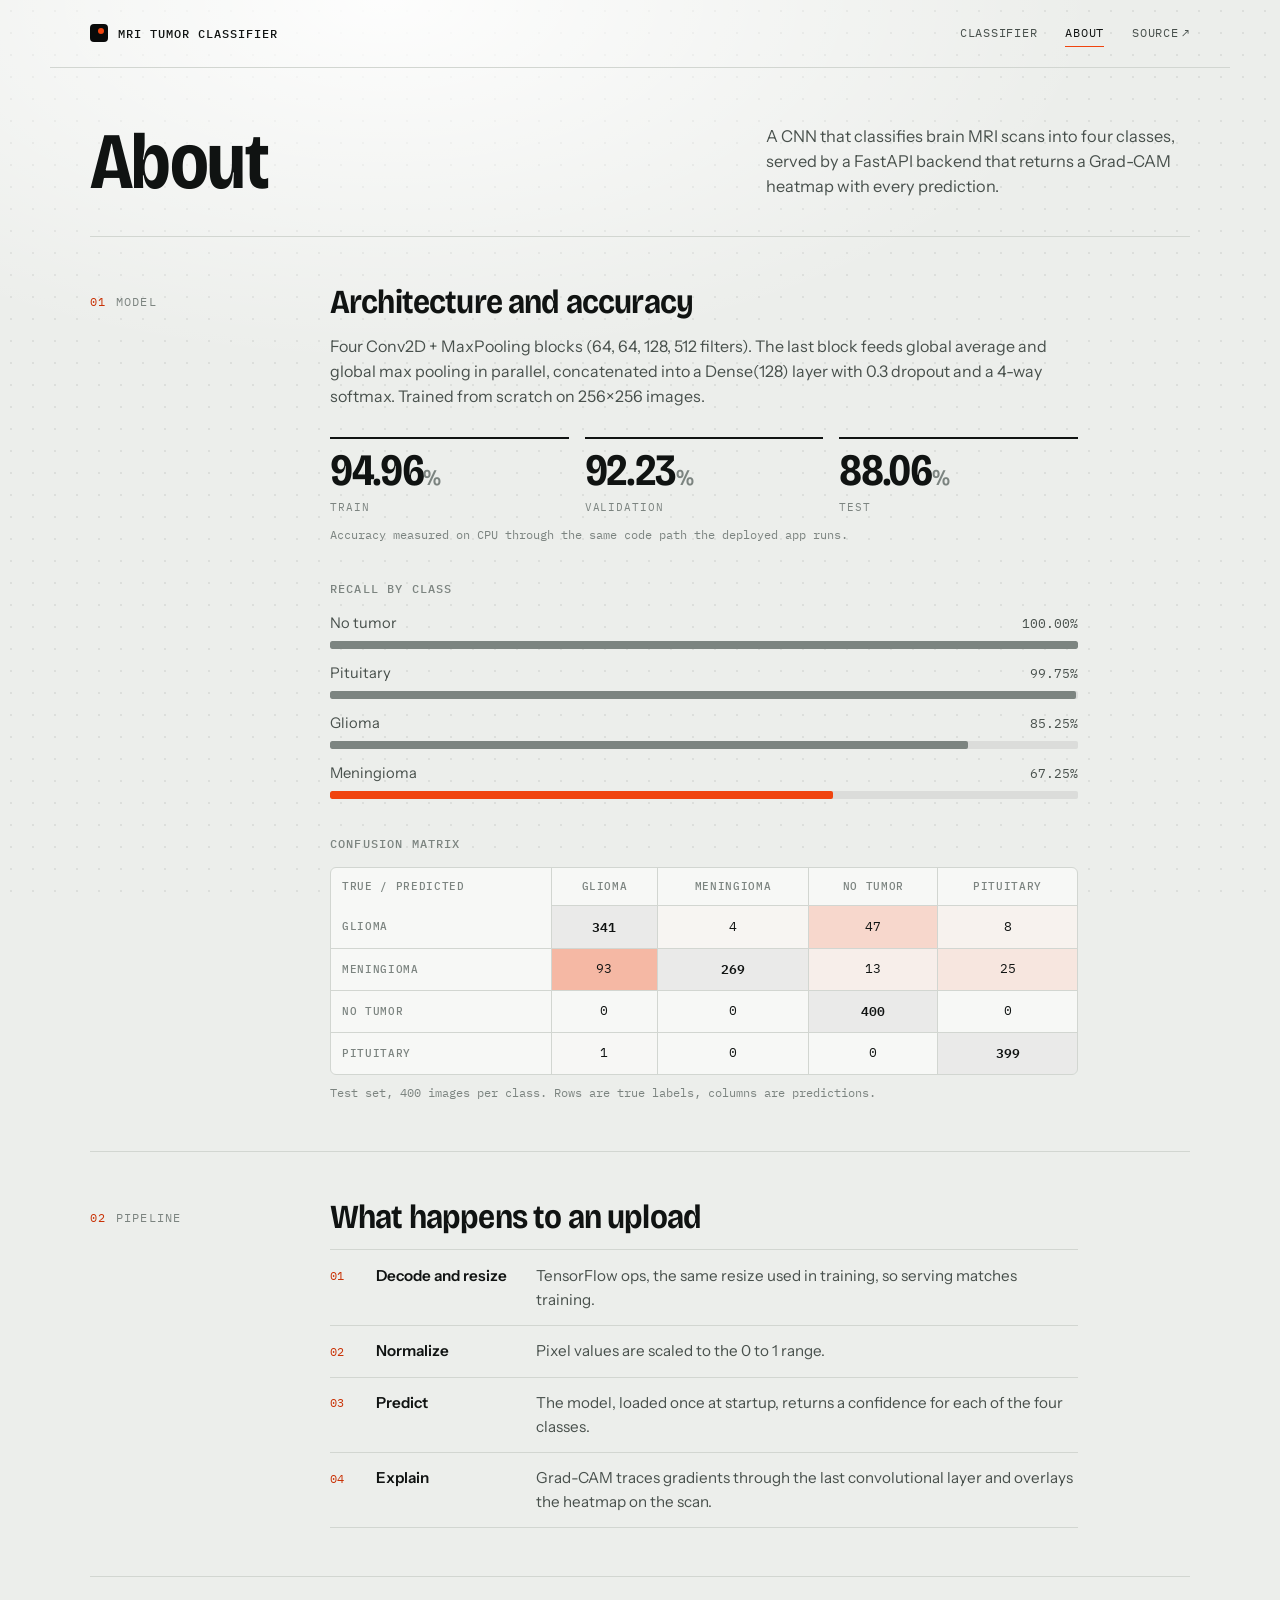
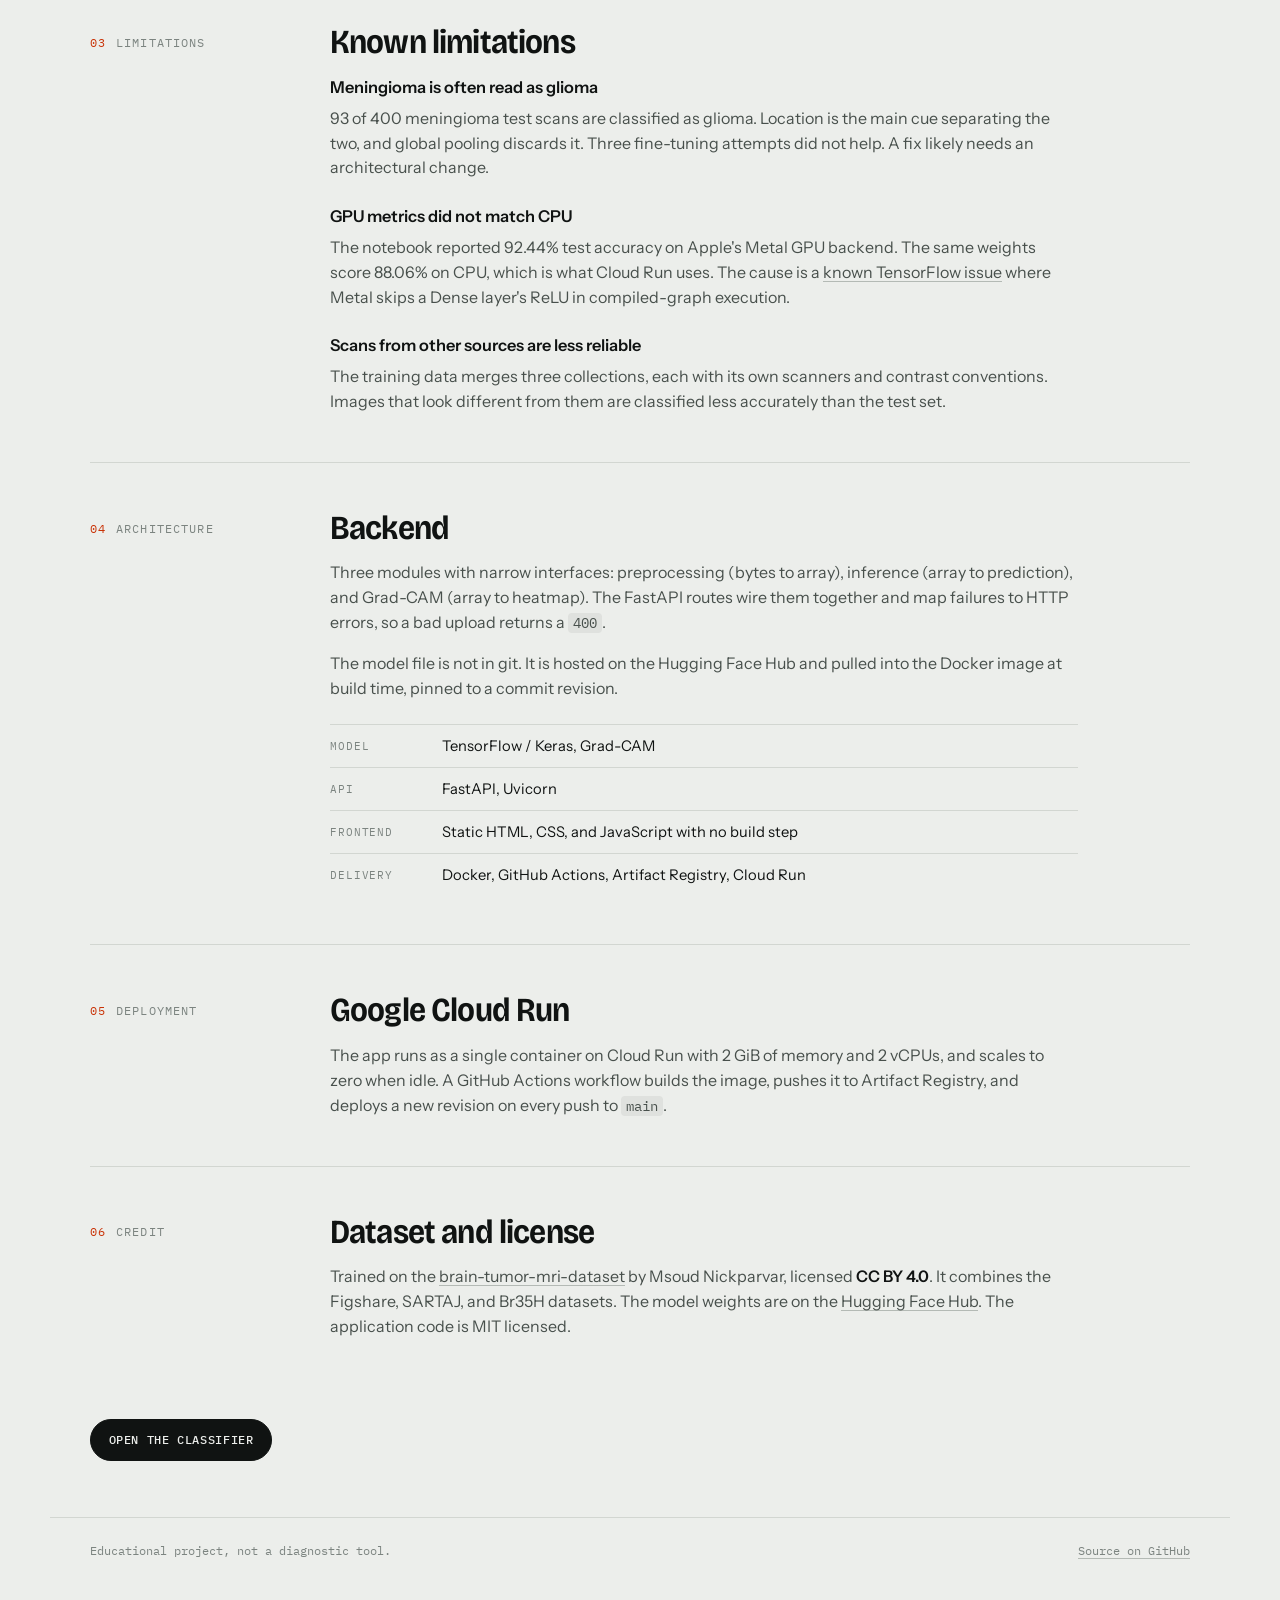
<file: static/about.html>
<!doctype html>
<html lang="en">
<head>
  <meta charset="UTF-8" />
  <meta name="viewport" content="width=device-width, initial-scale=1.0" />
  <title>About · MRI Tumor Classifier</title>
  <meta name="description" content="Model architecture, measured accuracy, known limitations, and deployment of the MRI tumor classifier." />
  <link rel="preconnect" href="https://fonts.googleapis.com" />
  <link rel="preconnect" href="https://fonts.gstatic.com" crossorigin />
  <link rel="stylesheet" href="https://fonts.googleapis.com/css2?family=Bricolage+Grotesque:opsz,wdth,wght@12..96,75..100,400..800&family=IBM+Plex+Mono:wght@400;500;600&family=Instrument+Sans:wght@400;500;600&display=swap" />
  <link rel="stylesheet" href="/static/style.css" />
</head>
<body>
  <header class="shell topbar">
    <a class="wordmark" href="/">
      <span class="wordmark-mark" aria-hidden="true"></span>
      <span class="wordmark-text">MRI Tumor Classifier</span>
    </a>
    <nav class="topnav" aria-label="Primary">
      <a href="/">Classifier</a>
      <a href="/about" aria-current="page">About</a>
      <a class="external" href="https://github.com/kellanmcintosh/MRI-tumor-Detection-app" target="_blank" rel="noopener">Source</a>
    </nav>
  </header>

  <div class="shell">
    <div class="page-head page-head-about">
      <h1>About</h1>
      <p>
        A CNN that classifies brain MRI scans into four classes, served by a FastAPI
        backend that returns a Grad-CAM heatmap with every prediction.
      </p>
    </div>
  </div>

  <main class="shell doc">
    <section class="doc-section" id="model">
      <div class="doc-label"><span>01</span>Model</div>
      <div class="doc-body">
        <h2>Architecture and accuracy</h2>
        <p>
          Four Conv2D + MaxPooling blocks (64, 64, 128, 512 filters). The last block feeds
          global average and global max pooling in parallel, concatenated into a Dense(128)
          layer with 0.3 dropout and a 4-way softmax. Trained from scratch on 256&times;256
          images.
        </p>

        <div class="stats">
          <div class="stat">
            <div class="stat-value">94.96<small>%</small></div>
            <div class="stat-label">Train</div>
          </div>
          <div class="stat">
            <div class="stat-value">92.23<small>%</small></div>
            <div class="stat-label">Validation</div>
          </div>
          <div class="stat">
            <div class="stat-value">88.06<small>%</small></div>
            <div class="stat-label">Test</div>
          </div>
        </div>
        <p class="caption">Accuracy measured on CPU through the same code path the deployed app runs.</p>

        <h3>Recall by class</h3>
        <ul class="bars">
          <li class="bar-row"><span>No tumor</span><span class="bar-value">100.00%</span><span class="bar-track"><span class="bar-fill" style="width: 100%"></span></span></li>
          <li class="bar-row"><span>Pituitary</span><span class="bar-value">99.75%</span><span class="bar-track"><span class="bar-fill" style="width: 99.75%"></span></span></li>
          <li class="bar-row"><span>Glioma</span><span class="bar-value">85.25%</span><span class="bar-track"><span class="bar-fill" style="width: 85.25%"></span></span></li>
          <li class="bar-row is-weak"><span>Meningioma</span><span class="bar-value">67.25%</span><span class="bar-track"><span class="bar-fill" style="width: 67.25%"></span></span></li>
        </ul>

        <h3>Confusion matrix</h3>
        <div class="matrix-wrap">
          <table class="matrix">
            <thead>
              <tr>
                <th scope="col">True / predicted</th>
                <th scope="col">Glioma</th>
                <th scope="col">Meningioma</th>
                <th scope="col">No tumor</th>
                <th scope="col">Pituitary</th>
              </tr>
            </thead>
            <tbody>
              <tr>
                <th scope="row">Glioma</th>
                <td class="diag">341</td>
                <td style="--n: 4">4</td>
                <td style="--n: 47">47</td>
                <td style="--n: 8">8</td>
              </tr>
              <tr>
                <th scope="row">Meningioma</th>
                <td style="--n: 93">93</td>
                <td class="diag">269</td>
                <td style="--n: 13">13</td>
                <td style="--n: 25">25</td>
              </tr>
              <tr>
                <th scope="row">No tumor</th>
                <td>0</td>
                <td>0</td>
                <td class="diag">400</td>
                <td>0</td>
              </tr>
              <tr>
                <th scope="row">Pituitary</th>
                <td style="--n: 1">1</td>
                <td>0</td>
                <td>0</td>
                <td class="diag">399</td>
              </tr>
            </tbody>
          </table>
        </div>
        <p class="caption">Test set, 400 images per class. Rows are true labels, columns are predictions.</p>
      </div>
    </section>

    <section class="doc-section" id="pipeline">
      <div class="doc-label"><span>02</span>Pipeline</div>
      <div class="doc-body">
        <h2>What happens to an upload</h2>
        <ol class="steps">
          <li><strong>Decode and resize</strong><span>TensorFlow ops, the same resize used in training, so serving matches training.</span></li>
          <li><strong>Normalize</strong><span>Pixel values are scaled to the 0 to 1 range.</span></li>
          <li><strong>Predict</strong><span>The model, loaded once at startup, returns a confidence for each of the four classes.</span></li>
          <li><strong>Explain</strong><span>Grad-CAM traces gradients through the last convolutional layer and overlays the heatmap on the scan.</span></li>
        </ol>
      </div>
    </section>

    <section class="doc-section" id="limitations">
      <div class="doc-label"><span>03</span>Limitations</div>
      <div class="doc-body">
        <h2>Known limitations</h2>
        <div class="limits">
          <div class="limit">
            <h3>Meningioma is often read as glioma</h3>
            <p>
              93 of 400 meningioma test scans are classified as glioma. Location is the main
              cue separating the two, and global pooling discards it. Three fine-tuning
              attempts did not help. A fix likely needs an architectural change.
            </p>
          </div>
          <div class="limit">
            <h3>GPU metrics did not match CPU</h3>
            <p>
              The notebook reported 92.44% test accuracy on Apple's Metal GPU backend. The same
              weights score 88.06% on CPU, which is what Cloud Run uses. The cause is a
              <a href="https://github.com/tensorflow/tensorflow/issues/61650" target="_blank" rel="noopener">known TensorFlow issue</a>
              where Metal skips a Dense layer's ReLU in compiled-graph execution.
            </p>
          </div>
          <div class="limit">
            <h3>Scans from other sources are less reliable</h3>
            <p>
              The training data merges three collections, each with its own scanners and
              contrast conventions. Images that look different from them are classified less
              accurately than the test set.
            </p>
          </div>
        </div>
      </div>
    </section>

    <section class="doc-section" id="stack">
      <div class="doc-label"><span>04</span>Architecture</div>
      <div class="doc-body">
        <h2>Backend</h2>
        <p>
          Three modules with narrow interfaces: preprocessing (bytes to array), inference
          (array to prediction), and Grad-CAM (array to heatmap). The FastAPI routes wire them
          together and map failures to HTTP errors, so a bad upload returns a <code>400</code>.
        </p>
        <p>
          The model file is not in git. It is hosted on the Hugging Face Hub and pulled into
          the Docker image at build time, pinned to a commit revision.
        </p>
        <dl class="spec">
          <dt>Model</dt><dd>TensorFlow / Keras, Grad-CAM</dd>
          <dt>API</dt><dd>FastAPI, Uvicorn</dd>
          <dt>Frontend</dt><dd>Static HTML, CSS, and JavaScript with no build step</dd>
          <dt>Delivery</dt><dd>Docker, GitHub Actions, Artifact Registry, Cloud Run</dd>
        </dl>
      </div>
    </section>

    <section class="doc-section" id="deploy">
      <div class="doc-label"><span>05</span>Deployment</div>
      <div class="doc-body">
        <h2>Google Cloud Run</h2>
        <p>
          The app runs as a single container on Cloud Run with 2&nbsp;GiB of memory and
          2&nbsp;vCPUs, and scales to zero when idle. A GitHub Actions workflow builds the
          image, pushes it to Artifact Registry, and deploys a new revision on every push to
          <code>main</code>.
        </p>
      </div>
    </section>

    <section class="doc-section" id="dataset">
      <div class="doc-label"><span>06</span>Credit</div>
      <div class="doc-body">
        <h2>Dataset and license</h2>
        <p>
          Trained on the
          <a href="https://www.kaggle.com/datasets/masoudnickparvar/brain-tumor-mri-dataset" target="_blank" rel="noopener">brain-tumor-mri-dataset</a>
          by Msoud Nickparvar, licensed <strong>CC BY 4.0</strong>. It combines the Figshare,
          SARTAJ, and Br35H datasets. The model weights are on the
          <a href="https://huggingface.co/KellanMcintosh/mri-tumor-classifier" target="_blank" rel="noopener">Hugging Face Hub</a>.
          The application code is MIT licensed.
        </p>
      </div>
    </section>
  </main>

  <div class="shell doc-end">
    <a class="btn" href="/">Open the classifier</a>
  </div>

  <footer class="shell site-footer">
    <p>Educational project, not a diagnostic tool.</p>
    <p><a href="https://github.com/kellanmcintosh/MRI-tumor-Detection-app" target="_blank" rel="noopener">Source on GitHub</a></p>
  </footer>
</body>
</html>
</file>
<file: static/style.css>
/* ==========================================================================
   Lightbox theme: a cool, luminous page with scans shown as black film.
   Bricolage Grotesque for display, Instrument Sans for reading text,
   IBM Plex Mono for data readouts. One accent color, used sparingly.
   Fonts are loaded from the <head> of each page.
   ========================================================================== */
:root {
  --paper: #eceeeb;
  --surface: #f7f8f6;
  --ink: #101312;
  --ink-2: #48504c;
  --ink-3: #7c8480;
  --line: #d2d6d1;
  --line-strong: #b4bab5;
  --film: #090a0a;
  --film-line: #2a2e2c;
  --film-text: #a9b0ac;
  --accent: #f0440f;
  --accent-deep: #c93206;
  --accent-wash: rgba(240, 68, 15, 0.09);
  --error: #b3261e;
  --radius: 10px;
  --radius-sm: 6px;
  --font-display: "Bricolage Grotesque", "Helvetica Neue", Arial, sans-serif;
  --font-body: "Instrument Sans", "Helvetica Neue", Arial, sans-serif;
  --font-mono: "IBM Plex Mono", ui-monospace, SFMono-Regular, Menlo, monospace;
  --max: 1180px;
  --gutter: clamp(1rem, 4vw, 2.5rem);
}

*,
*::before,
*::after {
  box-sizing: border-box;
}

[hidden] {
  display: none !important;
}

html {
  scroll-behavior: smooth;
  -webkit-text-size-adjust: 100%;
}

body {
  margin: 0;
  min-height: 100vh;
  background-color: var(--paper);
  /* Lightbox glow plus a faint registration grid. */
  background-image:
    radial-gradient(ellipse 80% 520px at 30% 0%, rgba(255, 255, 255, 0.9), transparent 70%),
    radial-gradient(circle, rgba(16, 19, 18, 0.07) 1px, transparent 1.2px);
  background-size: auto, 22px 22px;
  background-attachment: scroll, fixed;
  color: var(--ink);
  font-family: var(--font-body);
  font-size: 1rem;
  line-height: 1.55;
  -webkit-font-smoothing: antialiased;
}

::selection {
  background: var(--ink);
  color: var(--paper);
}

a {
  color: inherit;
  text-decoration: underline;
  text-decoration-color: var(--line-strong);
  text-decoration-thickness: 1px;
  text-underline-offset: 3px;
  transition: text-decoration-color 0.15s ease, color 0.15s ease;
}

a:hover {
  color: var(--accent-deep);
  text-decoration-color: var(--accent);
}

code {
  font-family: var(--font-mono);
  font-size: 0.88em;
  padding: 0.08em 0.35em;
  background: rgba(16, 19, 18, 0.06);
  border-radius: 4px;
}

:focus-visible {
  outline: 2px solid var(--accent);
  outline-offset: 3px;
}

.shell {
  max-width: var(--max);
  margin: 0 auto;
  padding: 0 var(--gutter);
}

/* ---------- Top bar ---------- */

.topbar {
  display: flex;
  align-items: center;
  justify-content: space-between;
  gap: 1rem;
  padding-top: 1.25rem;
  padding-bottom: 1.25rem;
  border-bottom: 1px solid var(--line);
}

.wordmark {
  display: inline-flex;
  align-items: center;
  gap: 0.6rem;
  font-family: var(--font-mono);
  font-size: 0.78rem;
  font-weight: 500;
  letter-spacing: 0.08em;
  text-transform: uppercase;
  text-decoration: none;
  color: var(--ink);
}

.wordmark:hover {
  color: var(--ink);
}

.wordmark-mark {
  width: 18px;
  height: 18px;
  border-radius: 4px;
  background: var(--film);
  position: relative;
  flex: none;
}

.wordmark-mark::after {
  content: "";
  position: absolute;
  width: 6px;
  height: 6px;
  border-radius: 50%;
  background: var(--accent);
  top: 4px;
  left: 8px;
}

.topnav {
  display: flex;
  align-items: center;
  gap: clamp(0.9rem, 3vw, 1.75rem);
  font-family: var(--font-mono);
  font-size: 0.78rem;
  letter-spacing: 0.06em;
  text-transform: uppercase;
}

.topnav a {
  color: var(--ink-2);
  text-decoration: none;
  padding: 0.2rem 0;
  border-bottom: 1.5px solid transparent;
}

.topnav a:hover {
  color: var(--ink);
}

.topnav a[aria-current="page"] {
  color: var(--ink);
  border-color: var(--accent);
}

.topnav a.external::after {
  content: "\2197";
  margin-left: 0.3em;
}

@media (max-width: 520px) {
  .wordmark-text {
    display: none;
  }
}

/* ---------- Page header ---------- */

.page-head {
  display: grid;
  grid-template-columns: minmax(0, 1.2fr) minmax(0, 0.8fr);
  gap: 1.5rem 2.5rem;
  align-items: end;
  padding-top: clamp(2rem, 5vw, 3.5rem);
  padding-bottom: clamp(1.5rem, 3vw, 2.25rem);
  animation: rise 0.55s ease both;
}

.page-head h1 {
  margin: 0;
  font-family: var(--font-display);
  font-size: clamp(2.5rem, 1.4rem + 5vw, 5rem);
  font-weight: 650;
  font-stretch: 88%;
  line-height: 0.92;
  letter-spacing: -0.02em;
}

.page-head p {
  margin: 0;
  color: var(--ink-2);
  font-size: 1.02rem;
  max-width: 46ch;
}

@media (max-width: 860px) {
  .page-head {
    grid-template-columns: 1fr;
    align-items: start;
  }
}

/* ---------- Disclaimer ---------- */

.disclaimer {
  display: flex;
  align-items: baseline;
  gap: 0.7rem;
  margin: 0;
  padding: 0.75rem 0;
  border-top: 1px solid var(--line);
  border-bottom: 1px solid var(--line);
  font-family: var(--font-mono);
  font-size: 0.76rem;
  line-height: 1.5;
  color: var(--ink-2);
}

.disclaimer::before {
  content: "";
  width: 8px;
  height: 8px;
  flex: none;
  background: var(--accent);
  transform: translateY(-1px);
}

.disclaimer strong {
  color: var(--ink);
  font-weight: 600;
}

.disclaimer-report {
  margin-top: 1.5rem;
  border-bottom: 0;
  padding-bottom: 0;
}

/* ---------- Workbench ---------- */

.workbench {
  display: grid;
  grid-template-columns: minmax(0, 1.2fr) minmax(0, 0.8fr);
  gap: clamp(1.25rem, 3vw, 2.5rem);
  align-items: start;
  padding-top: clamp(1.25rem, 3vw, 2rem);
  padding-bottom: 4rem;
}

@media (max-width: 860px) {
  .workbench {
    grid-template-columns: 1fr;
  }
}

.viewer-col {
  animation: rise 0.55s 0.08s ease both;
}

.report {
  animation: rise 0.55s 0.16s ease both;
}

/* ---------- Film viewer ---------- */

.film {
  background: var(--film);
  border-radius: var(--radius);
  color: var(--film-text);
  overflow: hidden;
  box-shadow:
    0 1px 0 rgba(255, 255, 255, 0.6),
    0 24px 48px -28px rgba(16, 19, 18, 0.55);
}

.film-bar {
  display: flex;
  align-items: center;
  justify-content: space-between;
  gap: 1rem;
  min-height: 44px;
  padding: 0.5rem 0.9rem;
  font-family: var(--font-mono);
  font-size: 0.7rem;
  letter-spacing: 0.06em;
  text-transform: uppercase;
}

.film-bar-top {
  border-bottom: 1px solid var(--film-line);
}

.film-bar-bottom {
  border-top: 1px solid var(--film-line);
  flex-wrap: wrap;
}

.film-name {
  min-width: 0;
  overflow: hidden;
  text-overflow: ellipsis;
  white-space: nowrap;
  text-transform: none;
  letter-spacing: 0.02em;
}

.film-status {
  display: inline-flex;
  align-items: center;
  gap: 0.5rem;
  flex: none;
  white-space: nowrap;
}

.film-status::before {
  content: "";
  width: 7px;
  height: 7px;
  border-radius: 50%;
  background: #4d5451;
}

[data-state="analyzing"] .film-status::before {
  background: var(--accent);
  animation: pulse 0.9s ease-in-out infinite;
}

[data-state="result"] .film-status::before {
  background: #5fd08c;
}

[data-state="error"] .film-status::before {
  background: #ff6b5e;
}

.film-btn {
  font: inherit;
  letter-spacing: inherit;
  text-transform: inherit;
  color: #e6eae7;
  background: transparent;
  border: 1px solid #3a3f3c;
  border-radius: 999px;
  padding: 0.3rem 0.8rem;
  cursor: pointer;
  transition: border-color 0.15s ease, background-color 0.15s ease;
}

.film-btn:hover {
  border-color: #e6eae7;
}

.film-right {
  display: inline-flex;
  align-items: center;
  gap: 0.9rem;
  flex: none;
}

.stage {
  position: relative;
  overflow: hidden;
  aspect-ratio: 1 / 1;
  max-height: min(58vh, 620px);
  width: 100%;
  display: grid;
  place-items: center;
  outline-offset: -6px;
}

.stage img {
  position: absolute;
  inset: 0;
  width: 100%;
  height: 100%;
  object-fit: contain;
  padding: 14px;
  transition: opacity 0.3s ease, filter 0.3s ease;
}

[data-state="analyzing"] #original-image {
  opacity: 0.6;
}

/* While the reveal pass runs, the heatmap shows only above the scan line. */
.stage.is-revealing #gradcam-image {
  clip-path: inset(0 0 calc((1 - var(--scan, 0)) * 100%) 0);
  animation: fade-in 0.4s ease both;
}

/* Corner registration marks, like the edge of a film sheet. */
.stage::before,
.stage::after {
  content: "";
  position: absolute;
  width: 18px;
  height: 18px;
  border: 1px solid #454b48;
  pointer-events: none;
  z-index: 2;
}

.stage::before {
  top: 12px;
  left: 12px;
  border-right: 0;
  border-bottom: 0;
}

.stage::after {
  bottom: 12px;
  right: 12px;
  border-left: 0;
  border-top: 0;
}

.stage-tag {
  position: absolute;
  z-index: 2;
  font-family: var(--font-mono);
  font-size: 0.66rem;
  letter-spacing: 0.06em;
  text-transform: uppercase;
  color: var(--film-text);
  text-shadow: 0 1px 4px #000;
  pointer-events: none;
}

.stage-tag.bl {
  bottom: 14px;
  left: 16px;
}

.stage-tag.tr {
  top: 14px;
  right: 16px;
  color: #fff;
}

/* Empty state: the stage itself is the drop target. */
.drop {
  position: absolute;
  inset: 0;
  display: grid;
  place-content: center;
  justify-items: center;
  gap: 0.35rem;
  padding: 2rem;
  text-align: center;
  cursor: pointer;
  border: 0;
  background:
    radial-gradient(circle at 50% 46%, rgba(255, 255, 255, 0.07), transparent 55%);
  color: var(--film-text);
  font-family: var(--font-body);
  width: 100%;
  transition: background-color 0.2s ease;
}

.drop-ring {
  width: 86px;
  height: 86px;
  border-radius: 50%;
  border: 1px dashed #5a615d;
  display: grid;
  place-items: center;
  margin-bottom: 0.9rem;
  color: #fff;
  transition: border-color 0.2s ease, transform 0.25s ease, color 0.2s ease;
}

.drop-ring svg {
  width: 26px;
  height: 26px;
}

.drop:hover .drop-ring,
.drop:focus-visible .drop-ring,
.film.dragover .drop-ring {
  border-color: var(--accent);
  color: var(--accent);
  transform: scale(1.06);
}

.film.dragover {
  box-shadow: 0 0 0 2px var(--accent), 0 24px 48px -28px rgba(16, 19, 18, 0.55);
}

.drop-title {
  font-family: var(--font-display);
  font-size: 1.45rem;
  font-weight: 600;
  letter-spacing: -0.015em;
  color: #fff;
}

.drop-hint {
  font-family: var(--font-mono);
  font-size: 0.72rem;
  letter-spacing: 0.04em;
  color: var(--film-text);
}

/* Scan line. script.js drives --scan from 0 (top) to 1 (bottom). */
.scanline {
  position: absolute;
  left: 0;
  right: 0;
  top: calc(var(--scan, 0) * 100%);
  height: 2px;
  margin-top: -1px;
  z-index: 3;
  pointer-events: none;
  background: var(--accent);
  box-shadow: 0 0 14px 2px rgba(240, 68, 15, 0.7), 0 0 2px #fff;
  display: none;
}

/* Soft trail behind the line. */
.scanline::before {
  content: "";
  position: absolute;
  left: 0;
  right: 0;
  bottom: 100%;
  height: 72px;
  background: linear-gradient(to bottom, transparent, rgba(240, 68, 15, 0.2));
}

.stage.is-scanning .scanline {
  display: block;
}

.stage.is-between-passes .scanline {
  opacity: 0;
}

.legend {
  display: inline-flex;
  align-items: center;
  gap: 0.55rem;
}

.legend-ramp {
  width: clamp(70px, 14vw, 140px);
  height: 6px;
  border-radius: 3px;
  /* Matches app/gradcam.py's _apply_jet_colormap. */
  background: linear-gradient(
    90deg,
    rgb(0, 0, 128) 0%,
    rgb(0, 0, 255) 12%,
    rgb(0, 128, 255) 25%,
    rgb(0, 255, 255) 38%,
    rgb(128, 255, 128) 50%,
    rgb(255, 255, 0) 62%,
    rgb(255, 128, 0) 75%,
    rgb(255, 0, 0) 88%,
    rgb(128, 0, 0) 100%
  );
}

.segmented {
  display: inline-flex;
  border: 1px solid #3a3f3c;
  border-radius: 999px;
  padding: 2px;
}

.segmented button {
  font: inherit;
  letter-spacing: inherit;
  text-transform: inherit;
  color: var(--film-text);
  background: transparent;
  border: 0;
  border-radius: 999px;
  padding: 0.28rem 0.8rem;
  cursor: pointer;
  transition: background-color 0.15s ease, color 0.15s ease;
}

.segmented button[aria-pressed="true"] {
  background: #e9ece9;
  color: var(--film);
}

/* ---------- Error ---------- */

.error-box {
  display: flex;
  align-items: center;
  justify-content: space-between;
  gap: 1rem;
  flex-wrap: wrap;
  margin-top: 0.9rem;
  padding: 0.8rem 1rem;
  border: 1px solid rgba(179, 38, 30, 0.35);
  border-left: 3px solid var(--error);
  border-radius: var(--radius-sm);
  background: rgba(179, 38, 30, 0.06);
  color: var(--error);
  font-size: 0.92rem;
}

.error-box p {
  margin: 0;
  flex: 1 1 16rem;
}

/* ---------- Samples ---------- */

.samples {
  margin-top: 1.5rem;
}

.eyebrow {
  margin: 0 0 0.7rem;
  font-family: var(--font-mono);
  font-size: 0.72rem;
  font-weight: 500;
  letter-spacing: 0.1em;
  text-transform: uppercase;
  color: var(--ink-3);
}

.sample-grid {
  display: grid;
  grid-template-columns: repeat(4, minmax(0, 1fr));
  gap: 0.7rem;
}

.sample-btn {
  display: block;
  padding: 0;
  border: 0;
  background: transparent;
  cursor: pointer;
  text-align: left;
  font: inherit;
  color: var(--ink-2);
}

.sample-thumb {
  display: block;
  background: var(--film);
  border-radius: var(--radius-sm);
  overflow: hidden;
  outline: 2px solid transparent;
  outline-offset: 2px;
  transition: outline-color 0.15s ease, transform 0.2s ease;
}

.sample-thumb img {
  display: block;
  width: 100%;
  aspect-ratio: 1;
  object-fit: cover;
  opacity: 0.82;
  transition: opacity 0.2s ease, transform 0.35s ease;
}

.sample-btn:hover .sample-thumb img,
.sample-btn:focus-visible .sample-thumb img {
  opacity: 1;
  transform: scale(1.05);
}

.sample-btn:focus-visible {
  outline: none;
}

.sample-btn:focus-visible .sample-thumb,
.sample-btn.is-selected .sample-thumb {
  outline-color: var(--accent);
}

.sample-btn.is-selected .sample-thumb img {
  opacity: 1;
}

.sample-tag {
  display: flex;
  align-items: center;
  gap: 0.4rem;
  margin-top: 0.5rem;
  font-family: var(--font-mono);
  font-size: 0.7rem;
  letter-spacing: 0.05em;
  text-transform: uppercase;
}

.sample-btn.is-selected .sample-tag {
  color: var(--ink);
}

.sample-btn.is-selected .sample-tag::before {
  content: "";
  width: 6px;
  height: 6px;
  border-radius: 50%;
  background: var(--accent);
}

/* ---------- Report ---------- */

.report {
  background: var(--surface);
  border: 1px solid var(--line);
  border-radius: var(--radius);
  padding: clamp(1.25rem, 2.5vw, 1.9rem);
  box-shadow: 0 1px 0 rgba(255, 255, 255, 0.8) inset;
}

@media (min-width: 861px) {
  .report {
    position: sticky;
    top: 1.25rem;
  }
}

.report-head {
  display: flex;
  justify-content: space-between;
  align-items: baseline;
  gap: 1rem;
  margin-bottom: 1.1rem;
}

.report-head .eyebrow {
  margin: 0;
}

.report-meta {
  font-family: var(--font-mono);
  font-size: 0.7rem;
  letter-spacing: 0.04em;
  color: var(--ink-3);
}

.verdict {
  margin: 0;
  font-family: var(--font-display);
  font-size: clamp(2.3rem, 1.6rem + 2.6vw, 3.5rem);
  font-weight: 650;
  font-stretch: 88%;
  line-height: 0.98;
  letter-spacing: -0.02em;
}

.verdict.is-idle {
  color: var(--line-strong);
}

.verdict-score {
  display: inline-block;
  margin-top: 0.7rem;
  padding: 0.2rem 0.55rem;
  background: var(--ink);
  color: var(--paper);
  border-radius: 4px;
  font-family: var(--font-mono);
  font-size: 0.8rem;
  font-weight: 500;
  letter-spacing: 0.03em;
}

.verdict-desc {
  margin: 0.8rem 0 0;
  color: var(--ink-2);
  font-size: 0.95rem;
  max-width: 40ch;
}

.note {
  margin: 0.9rem 0 0;
  padding: 0.6rem 0.8rem;
  border-radius: var(--radius-sm);
  background: var(--accent-wash);
  font-size: 0.86rem;
  color: var(--ink);
}

.note.is-plain {
  background: rgba(16, 19, 18, 0.05);
}

.report-rule {
  height: 1px;
  background: var(--line);
  border: 0;
  margin: 1.5rem 0 1.2rem;
}

.bars {
  list-style: none;
  margin: 0;
  padding: 0;
  display: grid;
  gap: 0.85rem;
}

.bar-row {
  display: grid;
  grid-template-columns: 1fr auto;
  gap: 0.35rem 1rem;
  align-items: baseline;
  font-size: 0.92rem;
  color: var(--ink-2);
}

.bar-row.is-top {
  color: var(--ink);
  font-weight: 600;
}

.bar-value {
  font-family: var(--font-mono);
  font-size: 0.82rem;
  font-variant-numeric: tabular-nums;
}

.bar-track {
  grid-column: 1 / -1;
  height: 8px;
  border-radius: 2px;
  background: rgba(16, 19, 18, 0.08);
  overflow: hidden;
}

.bar-fill {
  display: block;
  height: 100%;
  width: 0;
  background: var(--ink-3);
  border-radius: 2px;
  transition: width 0.7s cubic-bezier(0.2, 0.7, 0.2, 1);
}

.bar-row.is-top .bar-fill {
  background: var(--accent);
}

.bar-row.is-weak .bar-fill {
  background: var(--accent);
}

/* ---------- Buttons ---------- */

.btn {
  display: inline-block;
  font-family: var(--font-mono);
  font-size: 0.78rem;
  font-weight: 500;
  letter-spacing: 0.05em;
  text-transform: uppercase;
  text-decoration: none;
  padding: 0.65rem 1.1rem;
  border-radius: 999px;
  border: 1px solid var(--ink);
  background: var(--ink);
  color: var(--paper);
  cursor: pointer;
  transition: background-color 0.15s ease, border-color 0.15s ease, color 0.15s ease;
}

.btn:hover {
  background: var(--accent);
  border-color: var(--accent);
  color: var(--ink);
}

.btn-quiet {
  background: transparent;
  color: var(--ink);
  padding: 0.4rem 0.9rem;
}

/* ---------- Footer ---------- */

.site-footer {
  display: flex;
  justify-content: space-between;
  gap: 0.75rem 2rem;
  flex-wrap: wrap;
  padding-top: 1.5rem;
  padding-bottom: 2.5rem;
  border-top: 1px solid var(--line);
  font-family: var(--font-mono);
  font-size: 0.74rem;
  color: var(--ink-3);
}

.site-footer p {
  margin: 0;
}

/* ==========================================================================
   About page
   ========================================================================== */

.page-head-about {
  border-bottom: 1px solid var(--line);
}

.doc {
  padding-bottom: 2rem;
}

.doc-section {
  display: grid;
  grid-template-columns: 200px minmax(0, 1fr);
  gap: 1rem 2.5rem;
  padding: clamp(2rem, 4vw, 3rem) 0;
  border-bottom: 1px solid var(--line);
}

.doc-section:last-child {
  border-bottom: 0;
}

@media (max-width: 760px) {
  .doc-section {
    grid-template-columns: 1fr;
  }
}

.doc-label {
  font-family: var(--font-mono);
  font-size: 0.72rem;
  letter-spacing: 0.1em;
  text-transform: uppercase;
  color: var(--ink-3);
  padding-top: 0.55rem;
}

.doc-label span {
  color: var(--accent-deep);
  margin-right: 0.6rem;
}

.doc-body {
  max-width: 68ch;
}

.doc-body h2 {
  margin: 0 0 0.9rem;
  font-family: var(--font-display);
  font-size: clamp(1.6rem, 1.3rem + 1vw, 2.1rem);
  font-weight: 650;
  font-stretch: 90%;
  letter-spacing: -0.025em;
  line-height: 1.05;
}

.doc-body p {
  margin: 0 0 1rem;
  color: var(--ink-2);
}

.doc-body p:last-child {
  margin-bottom: 0;
}

.doc-body strong {
  color: var(--ink);
  font-weight: 600;
}

.caption {
  font-family: var(--font-mono);
  font-size: 0.74rem;
  color: var(--ink-3) !important;
}

.stats {
  display: grid;
  grid-template-columns: repeat(3, minmax(0, 1fr));
  gap: 1rem;
  margin: 1.75rem 0 0.6rem;
}

.stat {
  border-top: 2px solid var(--ink);
  padding-top: 0.6rem;
}

.stat-value {
  font-family: var(--font-display);
  font-size: clamp(1.7rem, 1.1rem + 2.6vw, 2.8rem);
  font-weight: 650;
  font-stretch: 85%;
  letter-spacing: -0.03em;
  line-height: 1;
}

.stat-value small {
  font-size: 0.5em;
  font-weight: 500;
  letter-spacing: 0;
  color: var(--ink-3);
}

.stat-label {
  margin-top: 0.35rem;
  font-family: var(--font-mono);
  font-size: 0.7rem;
  letter-spacing: 0.08em;
  text-transform: uppercase;
  color: var(--ink-3);
}

.doc-body h3 {
  margin: 2.25rem 0 0.9rem;
  font-family: var(--font-mono);
  font-size: 0.72rem;
  font-weight: 500;
  letter-spacing: 0.1em;
  text-transform: uppercase;
  color: var(--ink-3);
}

.matrix-wrap {
  overflow-x: auto;
  margin: 0 0 0.6rem;
  border: 1px solid var(--line);
  border-radius: var(--radius-sm);
  background: var(--surface);
}

.matrix {
  border-collapse: collapse;
  width: 100%;
  min-width: 440px;
  font-family: var(--font-mono);
  font-size: 0.82rem;
  font-variant-numeric: tabular-nums;
}

.matrix th,
.matrix td {
  padding: 0.65rem 0.7rem;
  text-align: center;
  border: 1px solid var(--line);
}

.matrix tr:first-child th {
  border-top: 0;
}

.matrix tr:last-child th,
.matrix tr:last-child td {
  border-bottom: 0;
}

.matrix th:first-child {
  border-left: 0;
  text-align: left;
  white-space: nowrap;
}

.matrix th:last-child,
.matrix td:last-child {
  border-right: 0;
}

.matrix th {
  font-size: 0.68rem;
  font-weight: 500;
  letter-spacing: 0.06em;
  text-transform: uppercase;
  color: var(--ink-3);
}

/* Off-diagonal cells are errors: tint them by count. */
.matrix td {
  background: rgba(240, 68, 15, calc(var(--n, 0) / 260));
}

.matrix td.diag {
  background: rgba(16, 19, 18, 0.06);
  font-weight: 600;
}

.steps {
  list-style: none;
  margin: 0;
  padding: 0;
  counter-reset: step;
}

.steps li {
  counter-increment: step;
  display: grid;
  grid-template-columns: 2.4rem 9.5rem minmax(0, 1fr);
  gap: 0.25rem 0.5rem;
  padding: 0.85rem 0;
  border-top: 1px solid var(--line);
  color: var(--ink-2);
  font-size: 0.95rem;
}

.steps li:last-child {
  border-bottom: 1px solid var(--line);
}

.steps li::before {
  content: counter(step, decimal-leading-zero);
  font-family: var(--font-mono);
  font-size: 0.74rem;
  color: var(--accent-deep);
  padding-top: 0.2rem;
}

.steps strong {
  color: var(--ink);
}

@media (max-width: 560px) {
  .steps li {
    grid-template-columns: 2.4rem minmax(0, 1fr);
  }
  .steps li span {
    grid-column: 2;
  }
}

.limits {
  display: grid;
  gap: 1.5rem;
}

.limit h3 {
  margin: 0 0 0.35rem;
  font-family: var(--font-body);
  font-size: 1.02rem;
  font-weight: 600;
  letter-spacing: 0;
  text-transform: none;
  color: var(--ink);
}

.limit p {
  margin: 0;
}

.spec {
  margin: 1.5rem 0 0;
  display: grid;
  grid-template-columns: 7rem minmax(0, 1fr);
  font-size: 0.92rem;
}

.spec dt,
.spec dd {
  margin: 0;
  padding: 0.6rem 0;
  border-top: 1px solid var(--line);
}

.spec dt {
  font-family: var(--font-mono);
  font-size: 0.7rem;
  letter-spacing: 0.08em;
  text-transform: uppercase;
  color: var(--ink-3);
  padding-top: 0.8rem;
}

.spec dd {
  color: var(--ink);
}

.doc-end {
  padding-bottom: 3.5rem;
}

/* ---------- Motion ---------- */

@keyframes rise {
  from {
    opacity: 0;
    transform: translateY(12px);
  }
  to {
    opacity: 1;
    transform: translateY(0);
  }
}

@keyframes fade-in {
  from {
    opacity: 0;
  }
}

@keyframes pulse {
  50% {
    opacity: 0.25;
  }
}

.reveal {
  animation: rise 0.45s ease both;
}

@media (prefers-reduced-motion: reduce) {
  html {
    scroll-behavior: auto;
  }
  *,
  *::before,
  *::after {
    animation: none !important;
    transition: none !important;
  }
  .scanline {
    display: none !important;
  }
}
</file>
